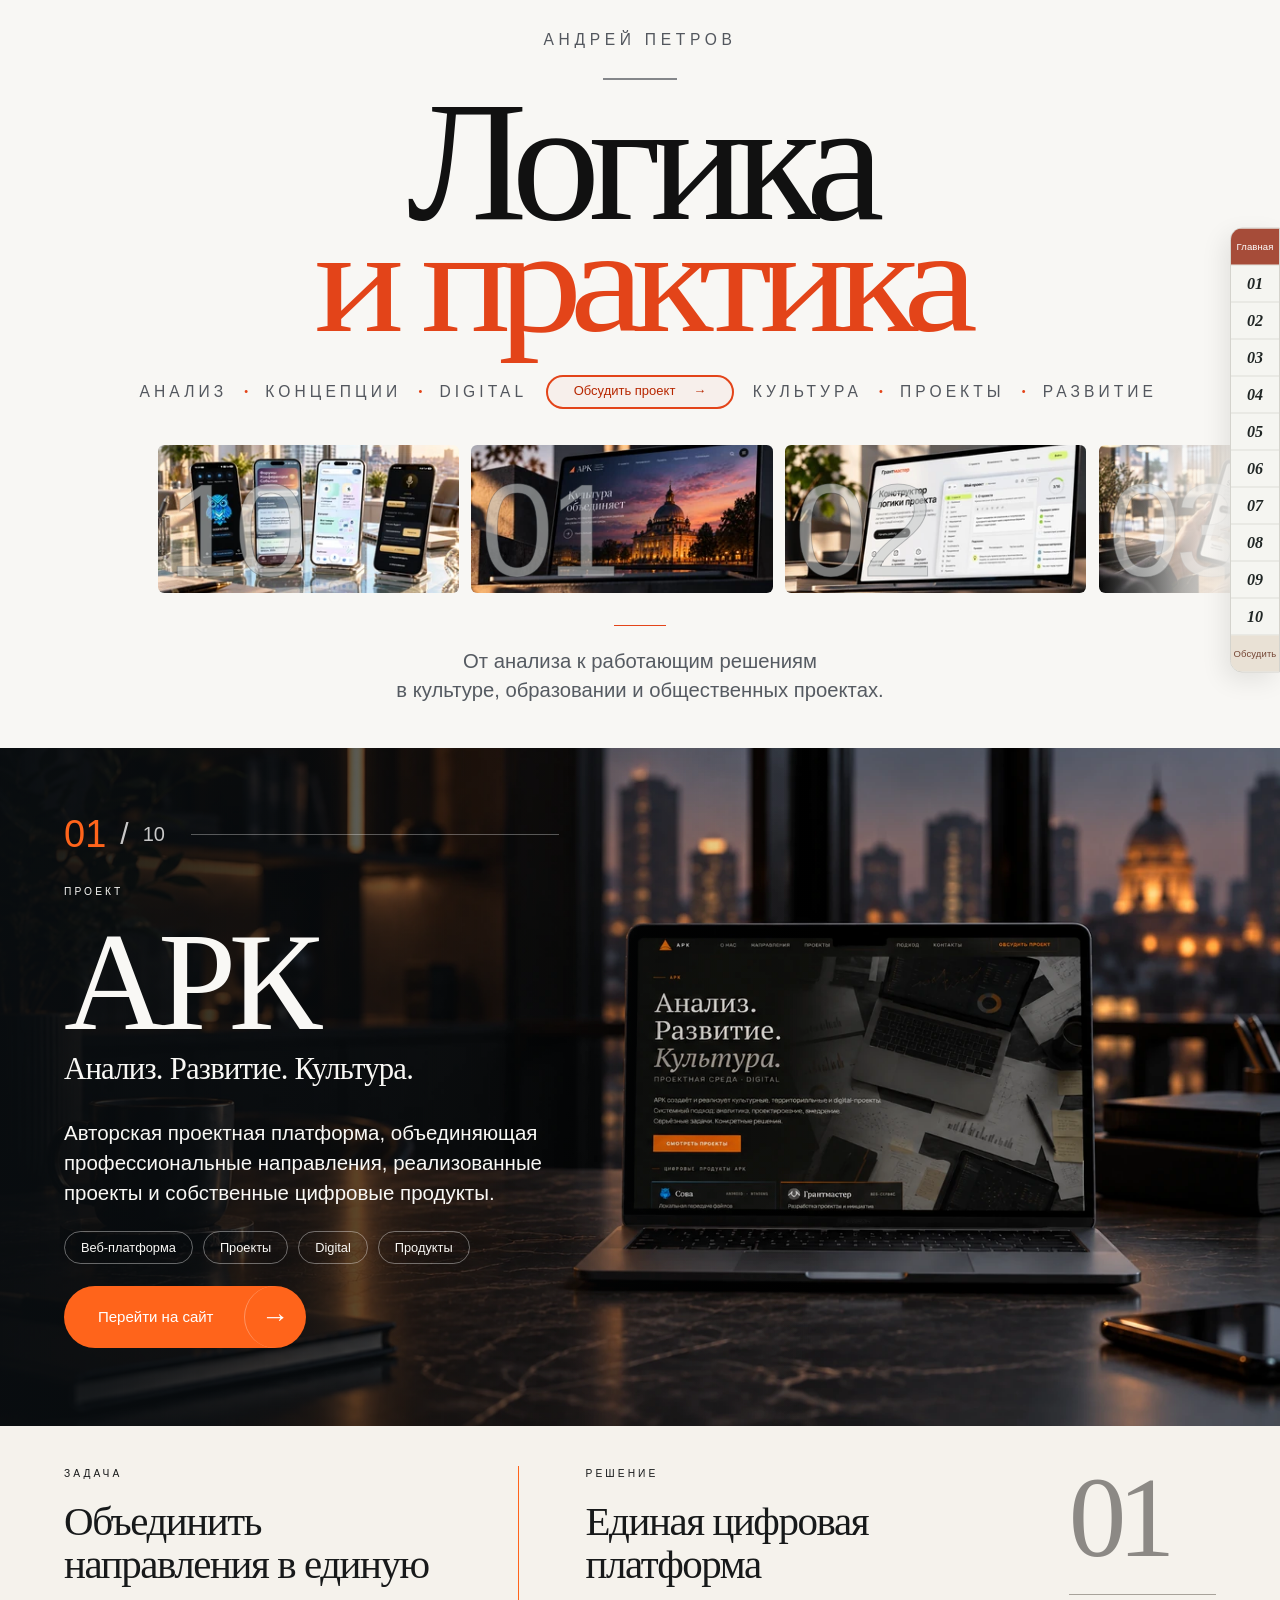
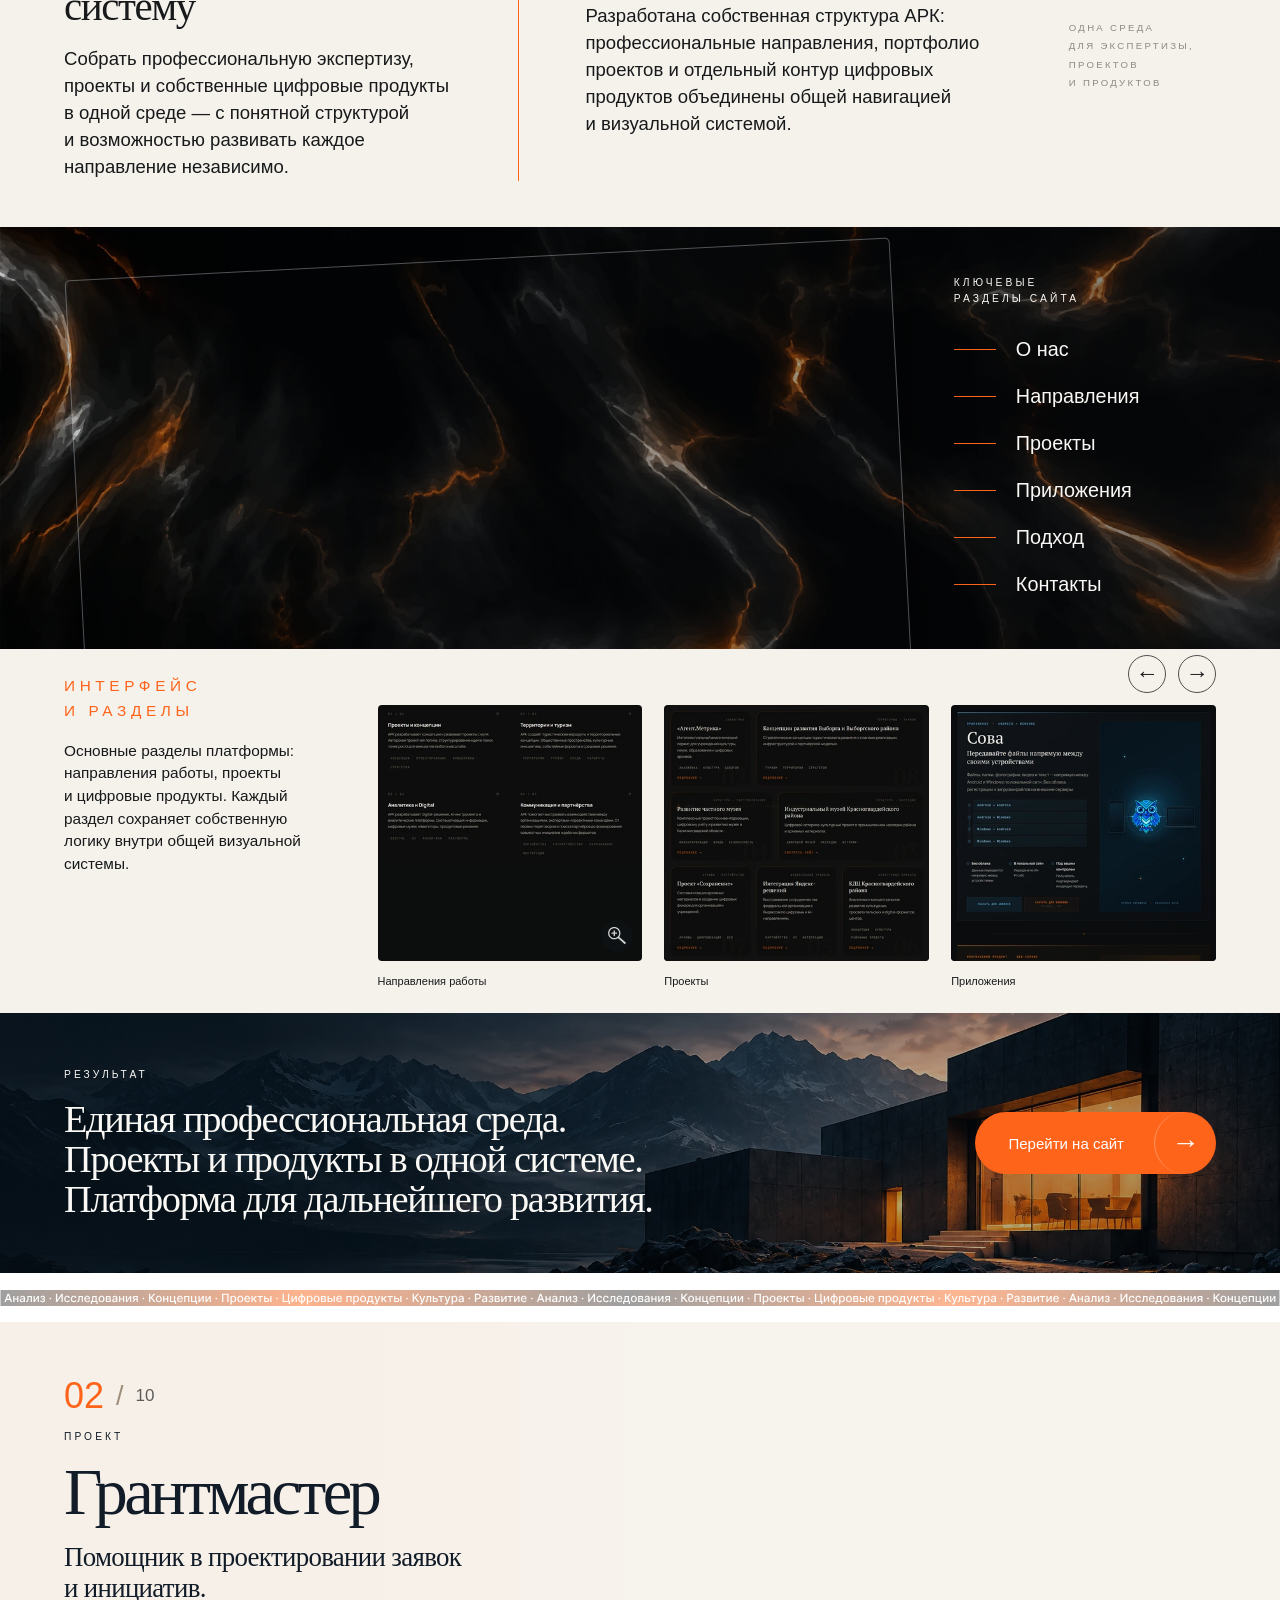
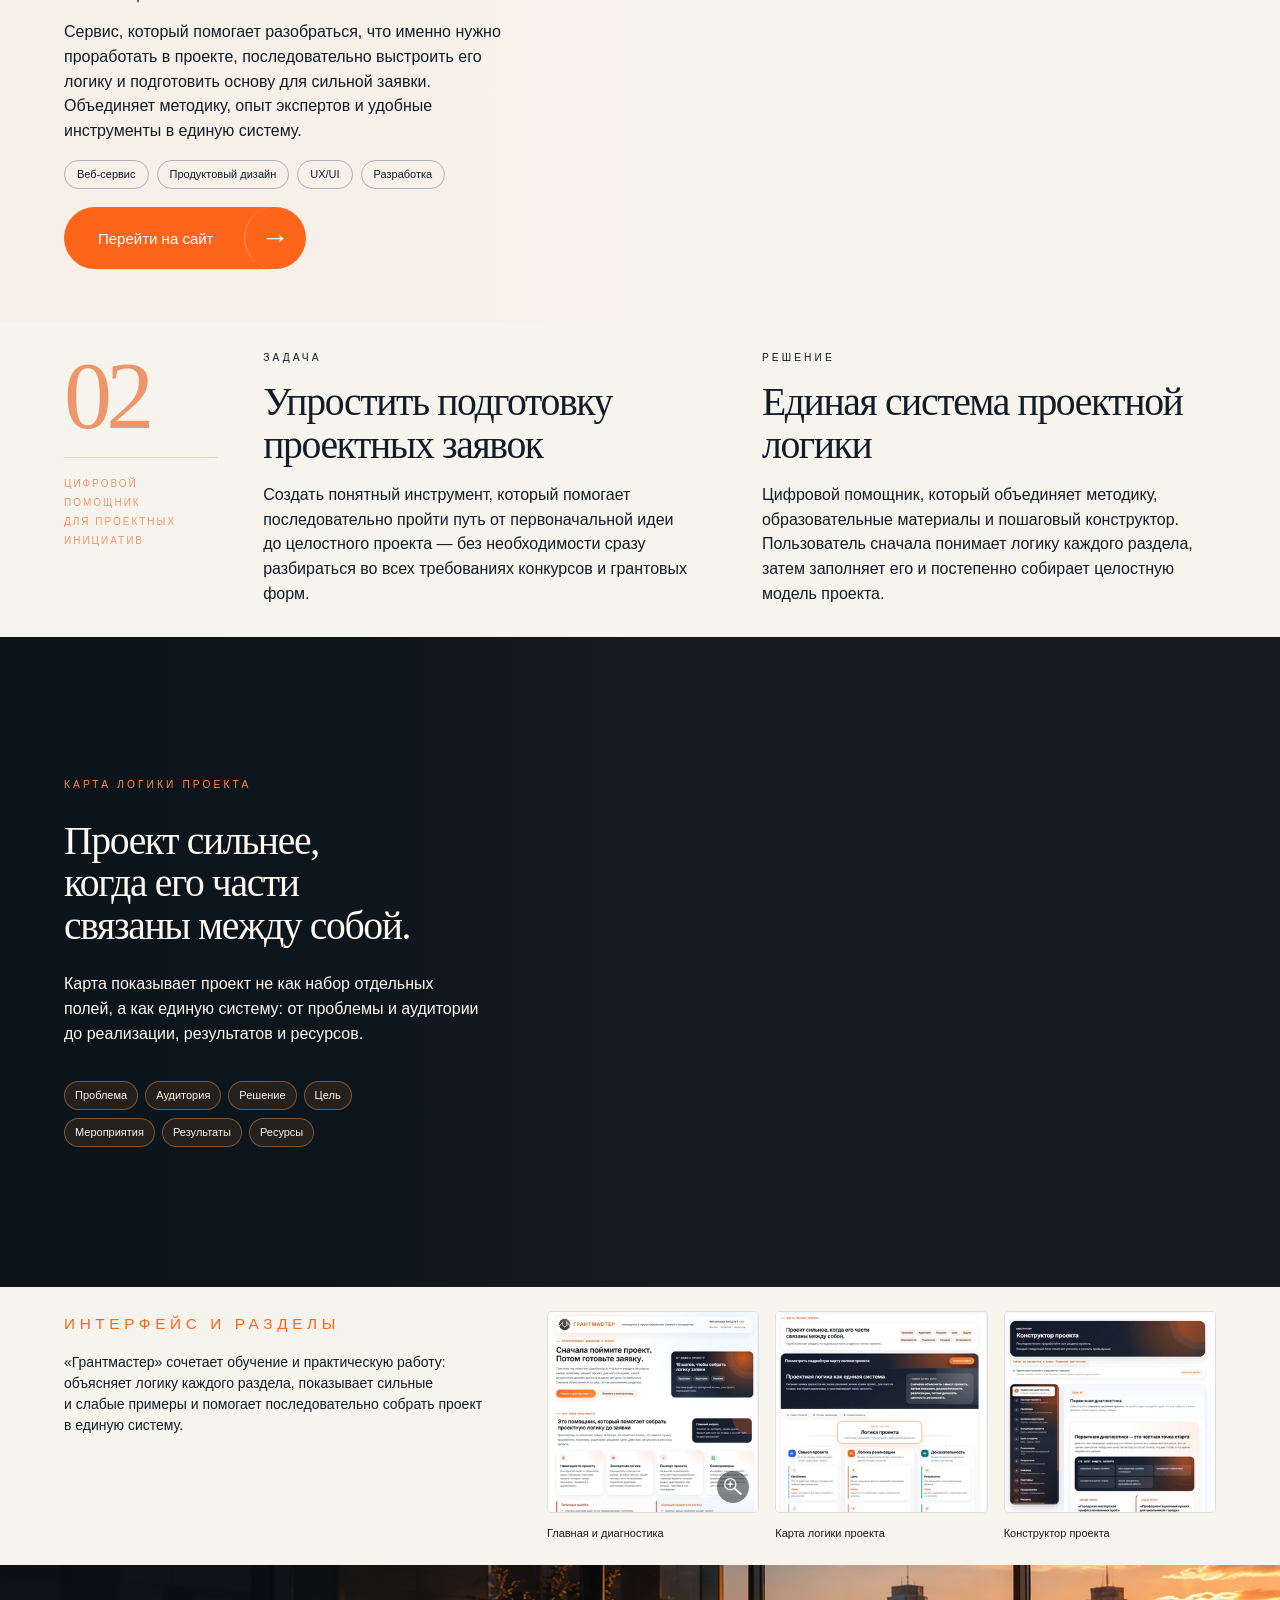
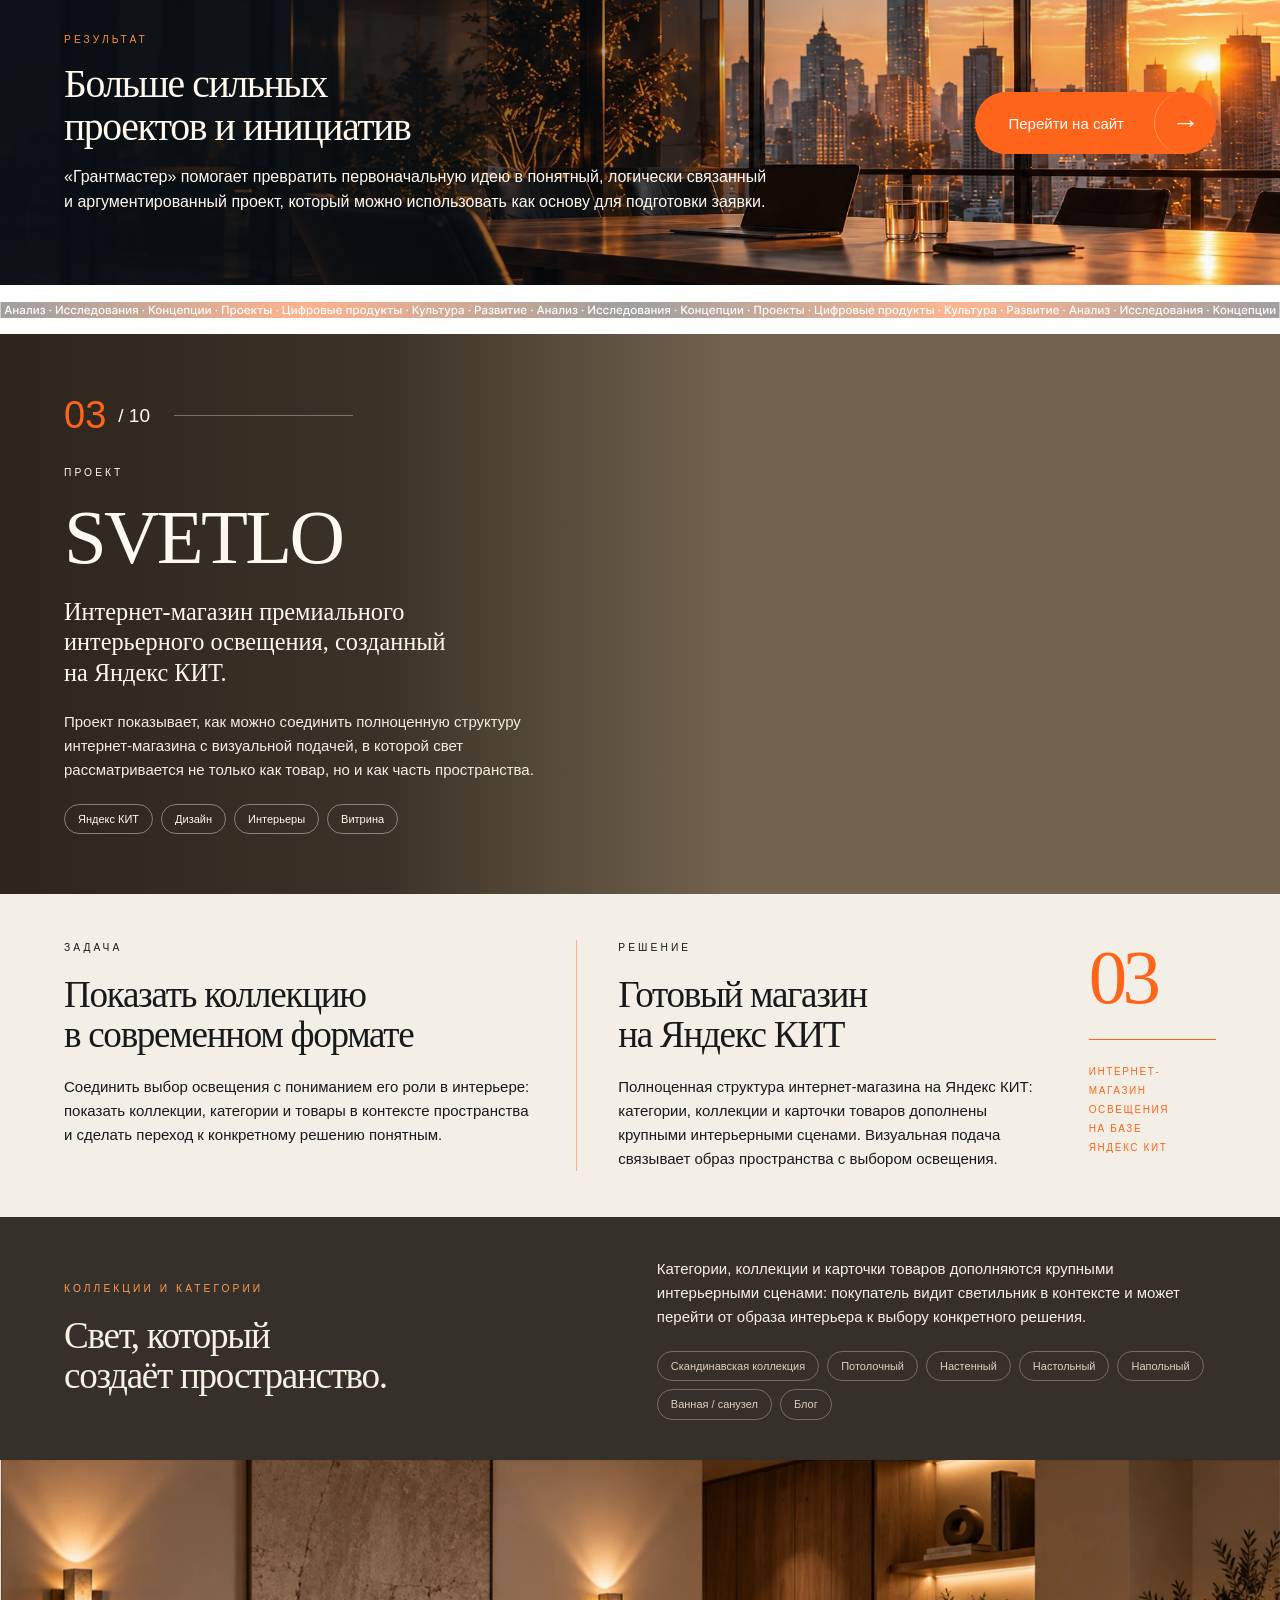
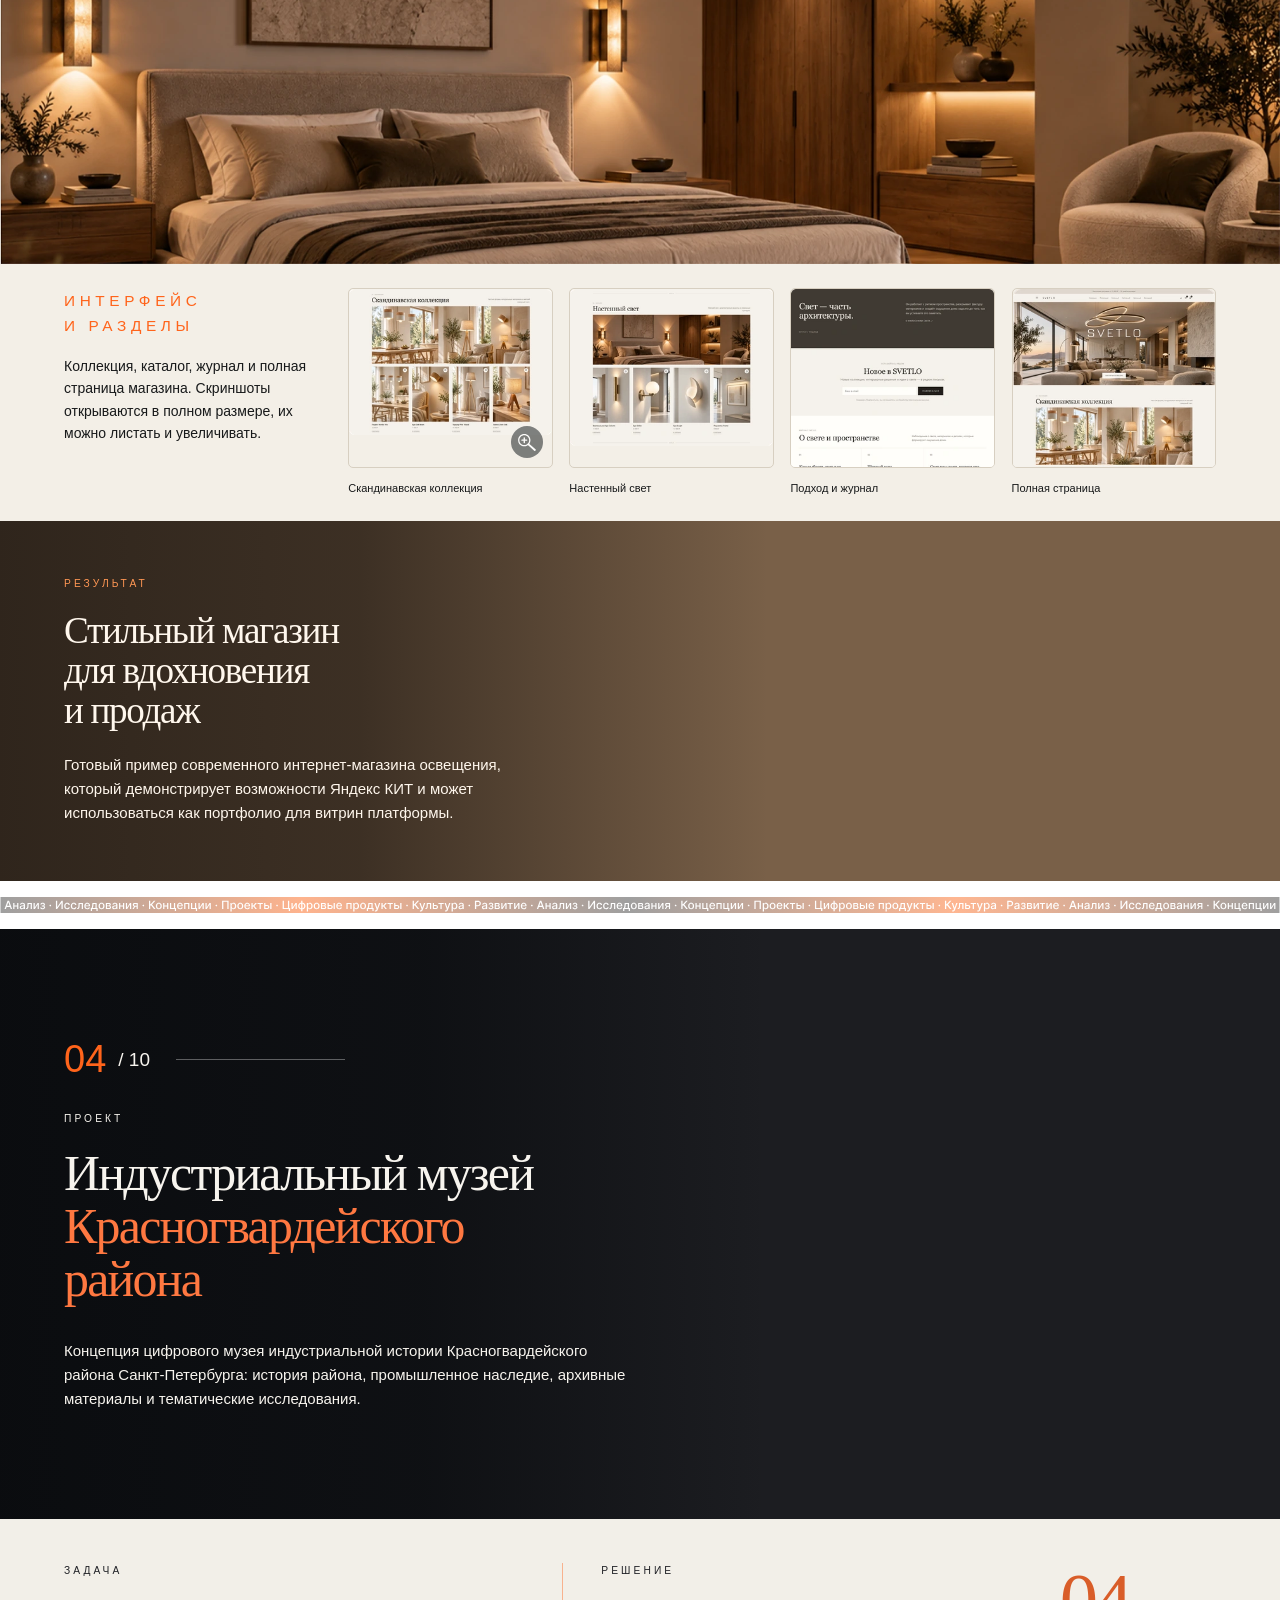
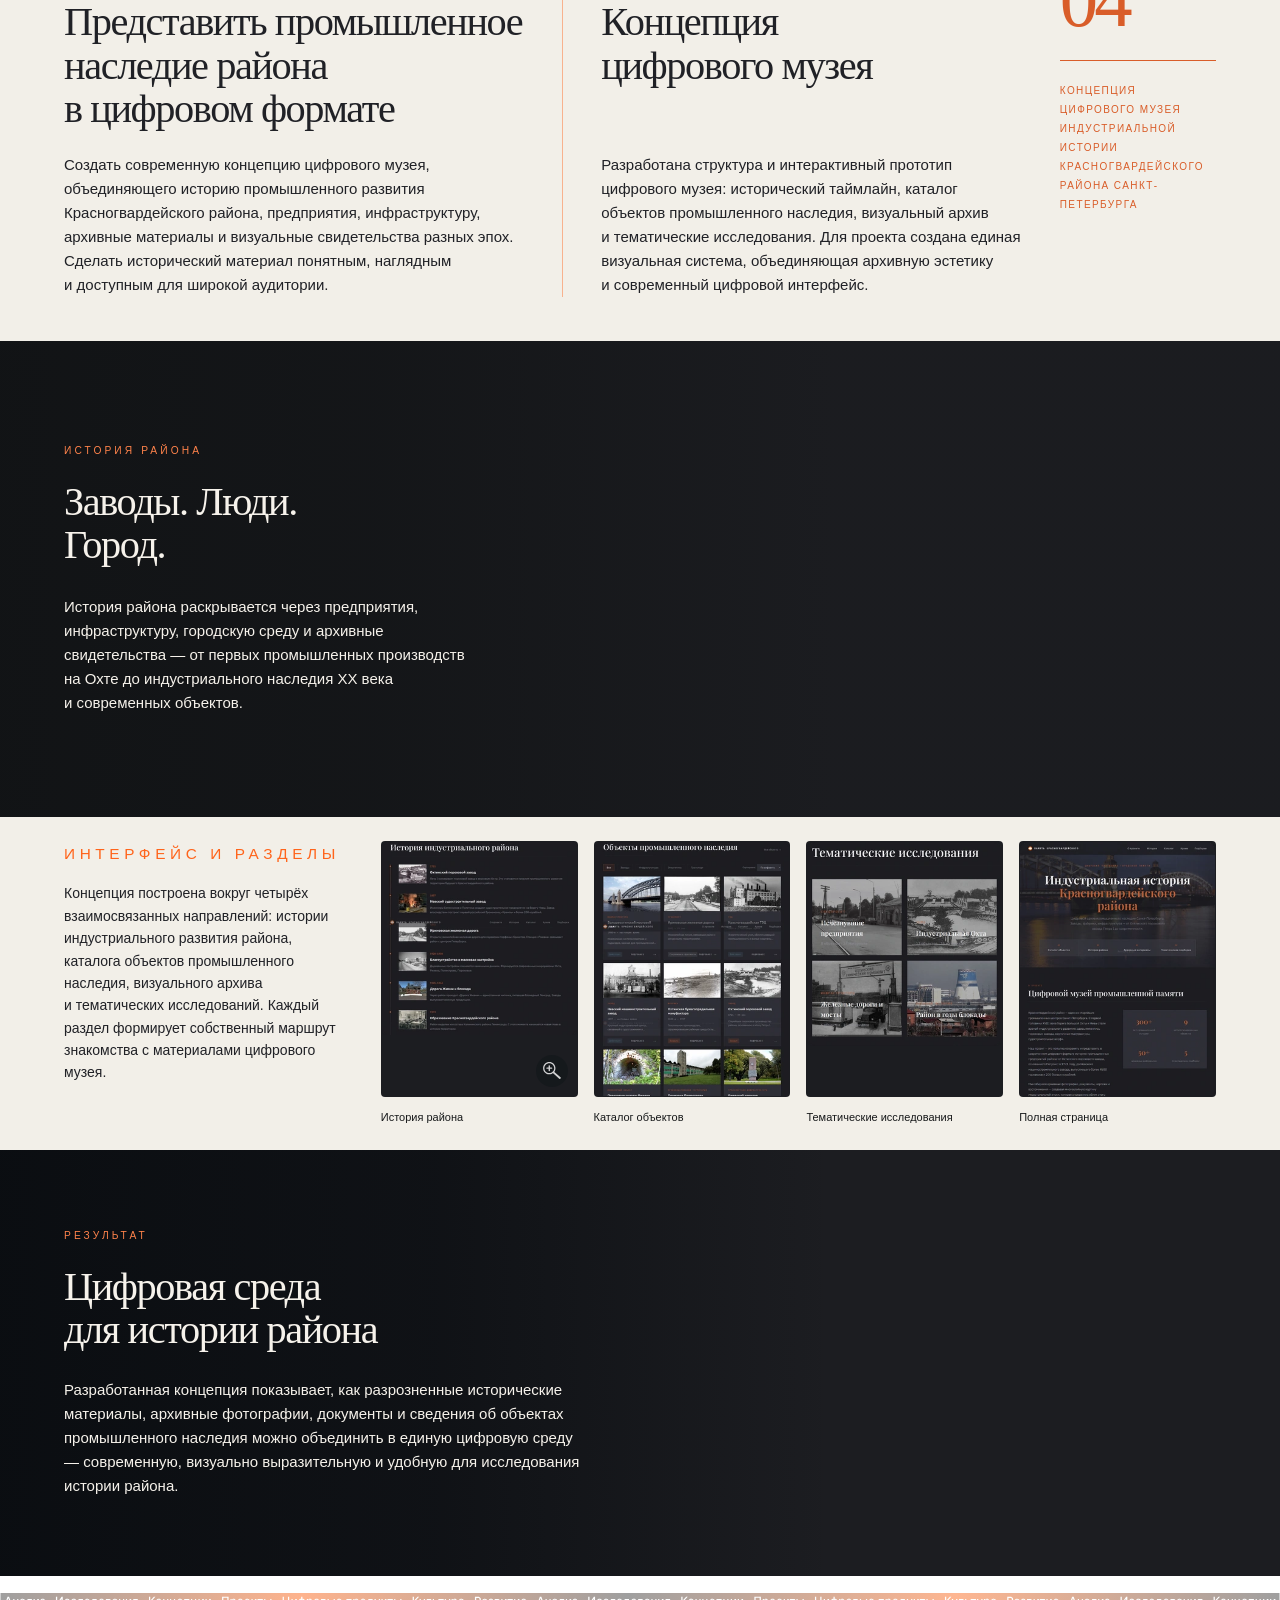
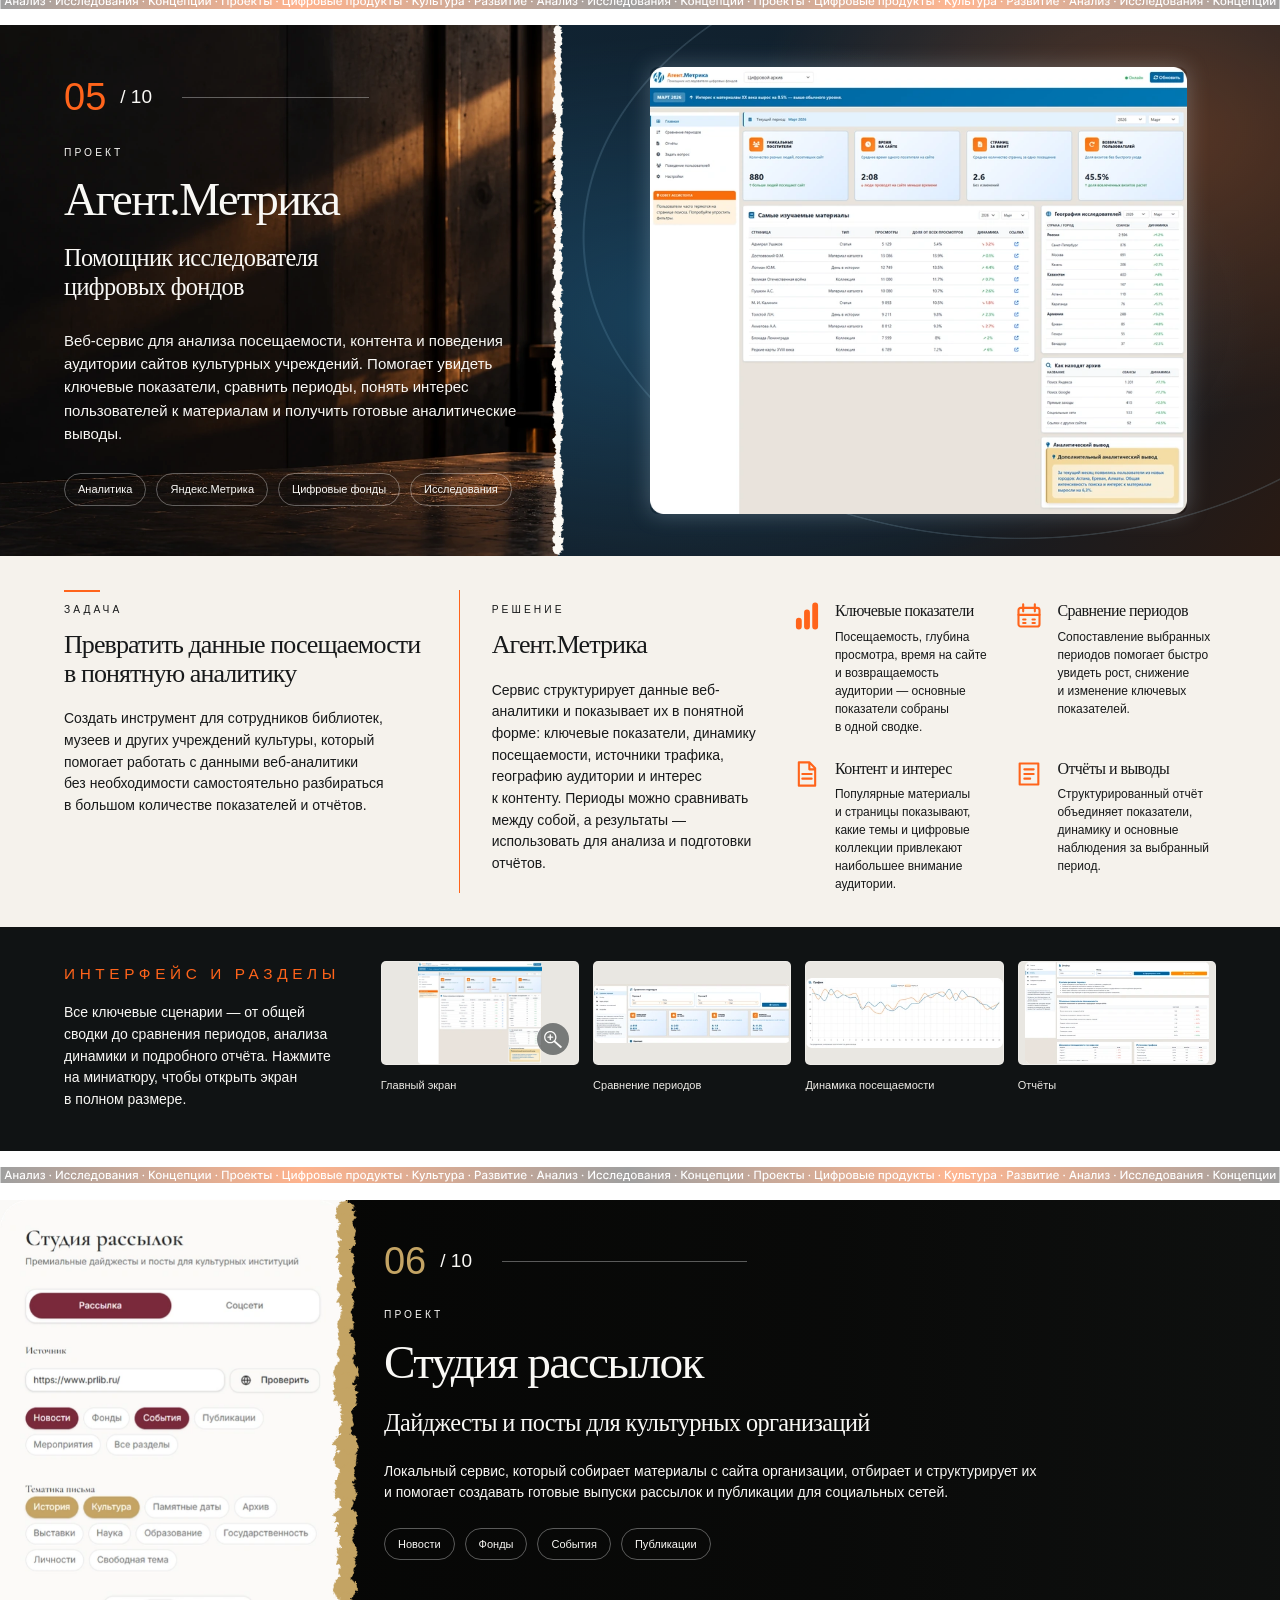
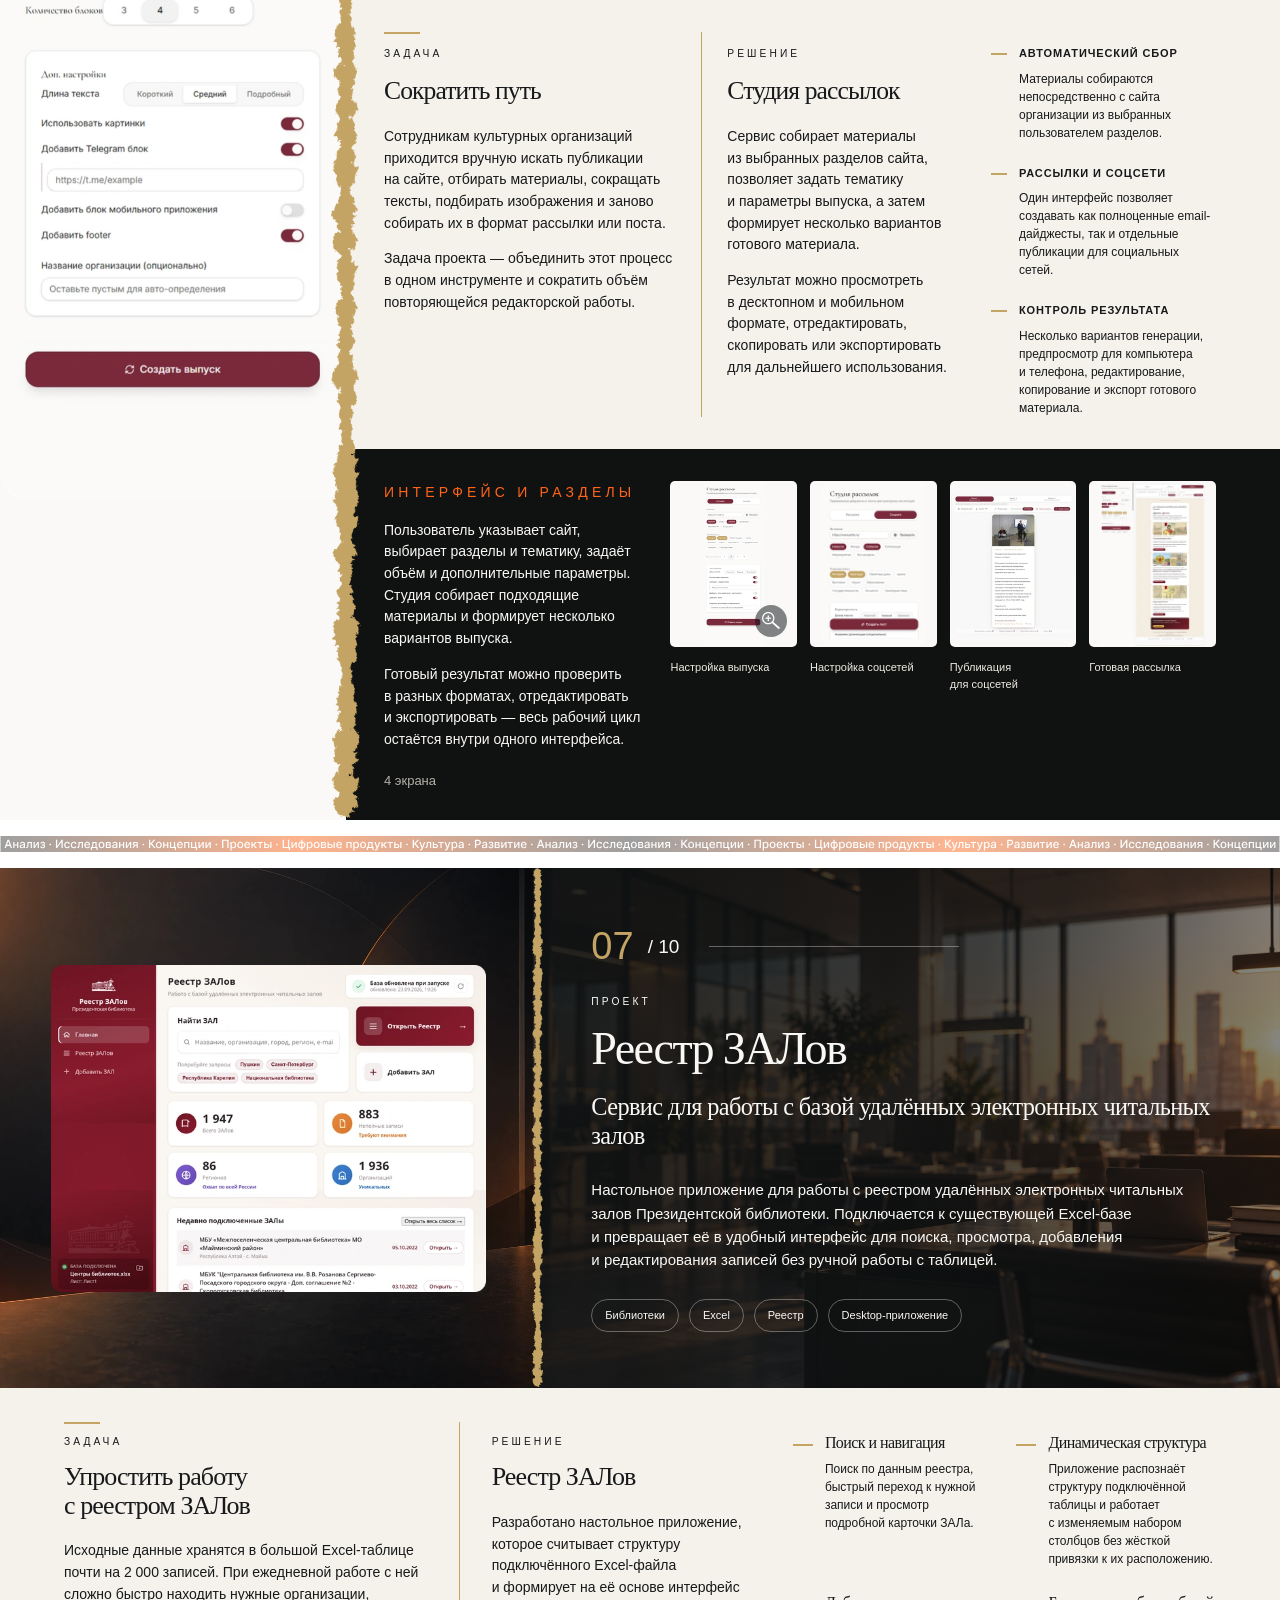
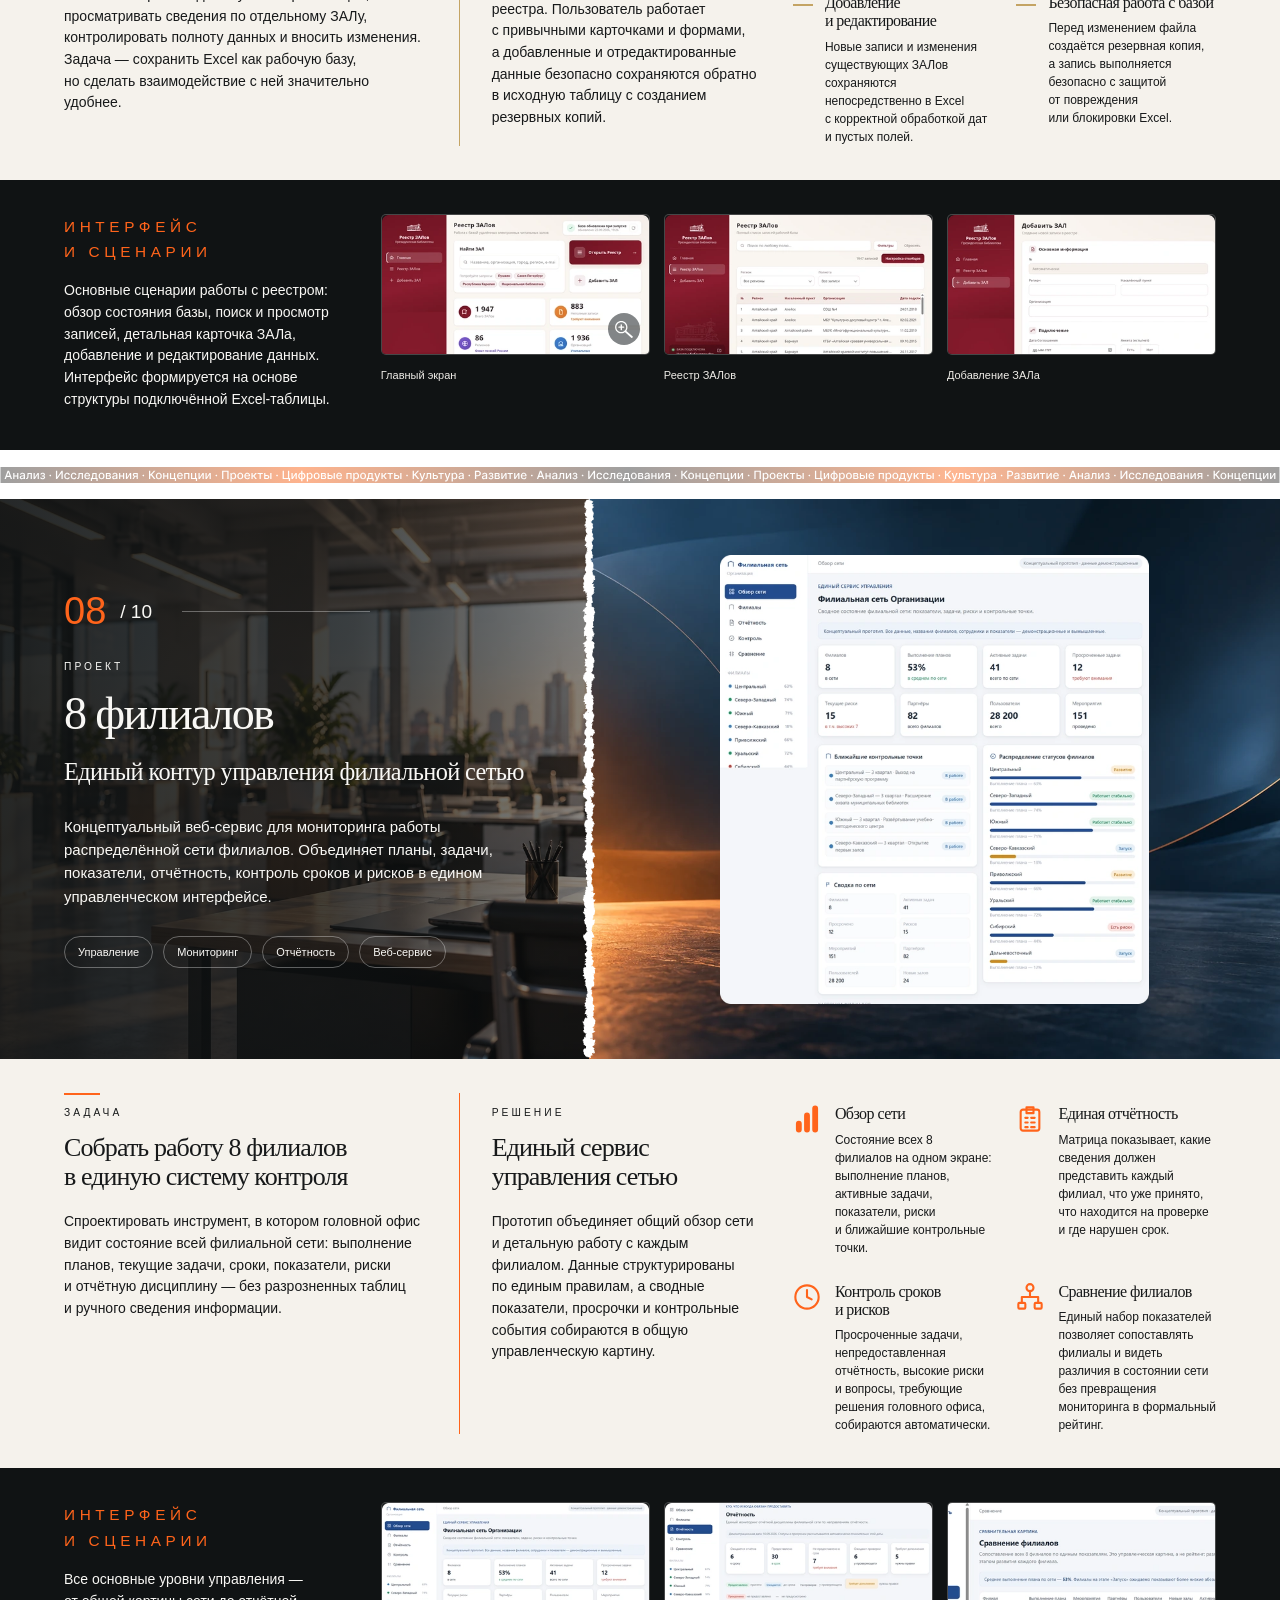
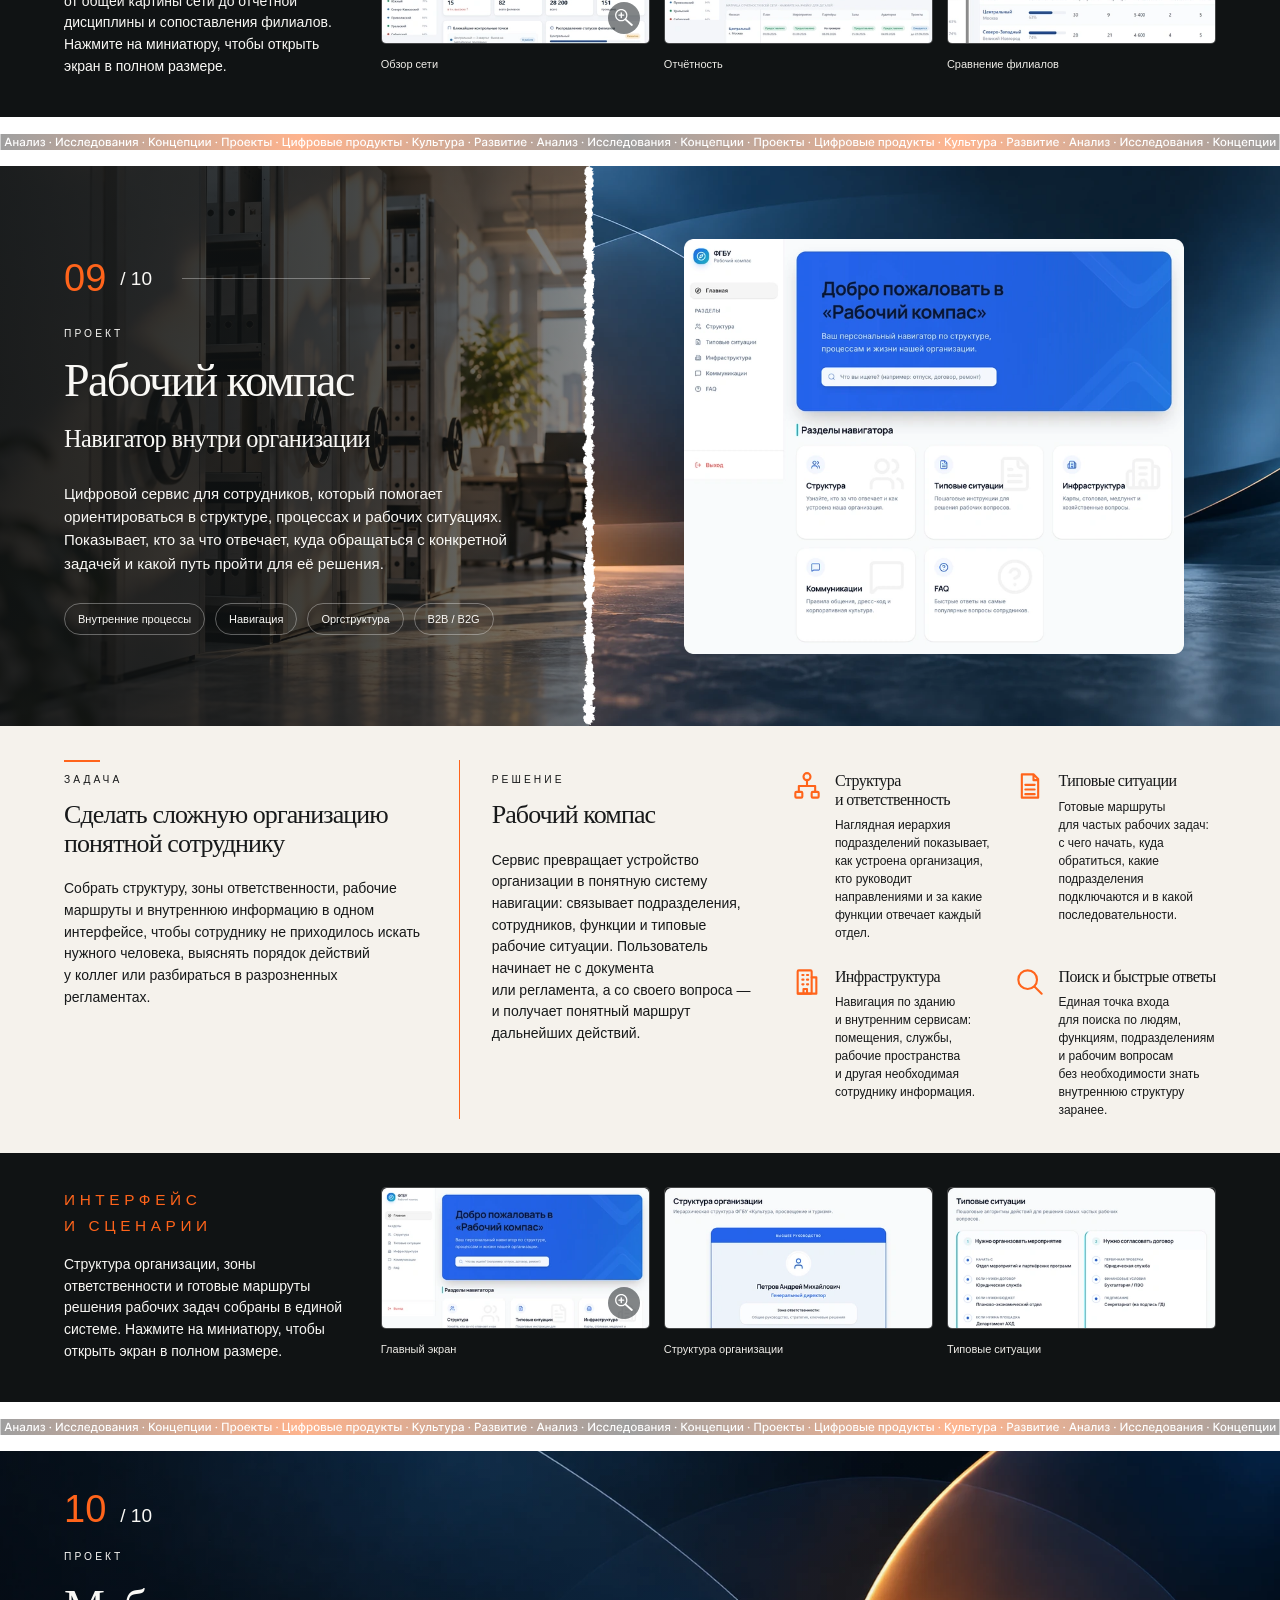
<file: index.html>
<!doctype html>
<html lang="ru">
  <head>
    <meta name="yandex-verification" content="8e307e1de82206c5" />
    <meta charset="UTF-8">
    <meta name="viewport" content="width=device-width, initial-scale=1">
    <meta name="description" content="Андрей Петров — Логика и практика. Анализ, исследования, концепции, проекты и цифровые продукты.">
    <meta name="theme-color" content="#101314">
    <title>Андрей Петров — Логика и практика</title>
    <link rel="canonical" href="https://petrov-lab.ru/">
    <meta property="og:type" content="website">
    <meta property="og:locale" content="ru_RU">
    <meta property="og:site_name" content="Андрей Петров — Логика и практика">
    <meta property="og:title" content="Андрей Петров — Логика и практика">
    <meta property="og:description" content="Профессиональное портфолио Андрея Петрова: анализ, концепции, культура, проекты и цифровые продукты.">
    <meta property="og:url" content="https://petrov-lab.ru/">
    <meta property="og:image" content="https://petrov-lab.ru/assets/social/portfolio-og.png">
    <meta property="og:image:type" content="image/png">
    <meta property="og:image:width" content="1200">
    <meta property="og:image:height" content="630">
    <meta property="og:image:alt" content="Андрей Петров — Логика и практика. Анализ, концепции, Digital, культура, проекты и развитие.">
    <meta name="twitter:card" content="summary_large_image">
    <meta name="twitter:title" content="Андрей Петров — Логика и практика">
    <meta name="twitter:description" content="Профессиональное портфолио Андрея Петрова: анализ, концепции, культура, проекты и цифровые продукты.">
    <meta name="twitter:image" content="https://petrov-lab.ru/assets/social/portfolio-og.png">
    <meta name="twitter:image:alt" content="Андрей Петров — Логика и практика. Анализ, концепции, Digital, культура, проекты и развитие.">
    <link rel="icon" type="image/svg+xml" href="./assets/favicon.svg">
    <link rel="icon" type="image/png" sizes="32x32" href="./assets/favicon-32.png">
    <link rel="stylesheet" href="./src/styles/base.css">
    <script defer src="./src/site.js"></script>

<!-- Yandex.Metrika counter -->
<script type="text/javascript">
    (function(m,e,t,r,i,k,a){
        m[i]=m[i]||function(){(m[i].a=m[i].a||[]).push(arguments)};
        m[i].l=1*new Date();
        for (var j = 0; j < document.scripts.length; j++) {if (document.scripts[j].src === r) { return; }}
        k=e.createElement(t),a=e.getElementsByTagName(t)[0],k.async=1,k.src=r,a.parentNode.insertBefore(k,a)
    })(window, document,'script','https://mc.yandex.ru/metrika/tag.js?id=113672656', 'ym');

    ym(113672656, 'init', {ssr:true, webvisor:true, clickmap:true, ecommerce:"dataLayer", referrer: document.referrer, url: location.href, accurateTrackBounce:true, trackLinks:true});
</script>
<noscript><div><img src="https://mc.yandex.ru/watch/113672656" style="position:absolute; left:-9999px;" alt="" /></div></noscript>
<!-- /Yandex.Metrika counter -->
    
  </head>
  <body>
    <main id="landing"></main>
    <noscript>Для&nbsp;просмотра лендинга и&nbsp;интерактивной галереи включите JavaScript.</noscript>
  </body>
</html>
</file>
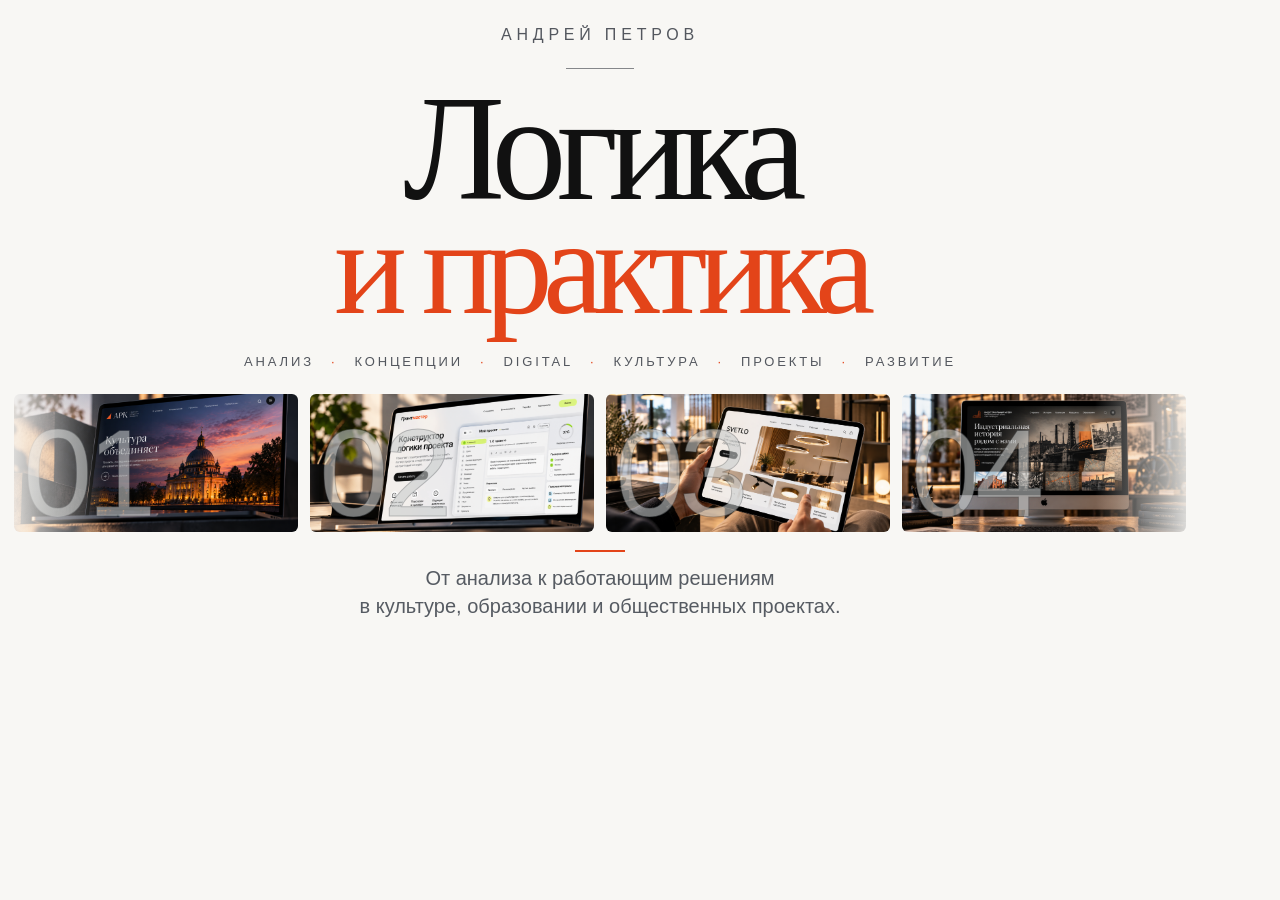
<file: tools/social-preview.html>
<!doctype html>
<html lang="ru">
<meta charset="UTF-8">
<title>Open Graph — Андрей Петров</title>
<style>
* { box-sizing: border-box; }
html, body { margin: 0; width: 1200px; height: 630px; overflow: hidden; }
body { background: #f8f7f4; color: #111; text-align: center; font-family: Arial, sans-serif; }
.name { margin: 26px 0 0; color: #53575e; font-size: 16px; letter-spacing: .3em; }
.rule { width: 68px; height: 1px; margin: 24px auto 18px; background: #85878a; }
h1 { margin: 0; font: 400 150px/.82 'Times New Roman', Georgia, serif; letter-spacing: -.065em; }
h1 span { display: block; }
h1 span + span { color: #e34419; font-size: 136px; margin-top: 2px; }
.directions { margin: 30px 0 25px; color: #53575e; font-size: 13px; letter-spacing: .22em; }
.directions b { margin: 0 17px; color: #e34419; font-weight: 400; }
.projects { position: relative; display: flex; gap: 12px; justify-content: center; }
.projects::before, .projects::after { content: ''; position: absolute; top: 0; bottom: 0; width: 105px; z-index: 1; }
.projects::before { left: 0; background: linear-gradient(90deg,#f8f7f4,transparent); }
.projects::after { right: 0; background: linear-gradient(270deg,#f8f7f4,transparent); }
.card { position: relative; flex: 0 0 284px; height: 138px; overflow: hidden; border-radius: 6px; }
.card img { width: 100%; height: 100%; object-fit: cover; }
.card span { position: absolute; left: 9px; bottom: -3px; color: #c9cccb; opacity: .58; -webkit-text-stroke: 1px #31383d80; font: 400 125px/1 Impact,'Arial Narrow',sans-serif; letter-spacing: -.045em; }
.bottom-rule { width: 50px; height: 2px; background: #e34419; margin: 18px auto 12px; }
.description { margin: 0; color: #565b62; font-size: 20px; line-height: 1.4; }
</style>
<p class="name">АНДРЕЙ ПЕТРОВ</p><div class="rule"></div>
<h1><span>Логика</span><span>и практика</span></h1>
<p class="directions">АНАЛИЗ<b>·</b>КОНЦЕПЦИИ<b>·</b>DIGITAL<b>·</b>КУЛЬТУРА<b>·</b>ПРОЕКТЫ<b>·</b>РАЗВИТИЕ</p>
<div class="projects">
  <div class="card"><img src="../Вайфреймы в работу/Для горизонтального скролла в хиро блоке/1 АРК для горизонтального скролла.png" alt=""><span>01</span></div>
  <div class="card"><img src="../Вайфреймы в работу/Для горизонтального скролла в хиро блоке/2 Грантмастер_для горизонтального скролла.png" alt=""><span>02</span></div>
  <div class="card"><img src="../Вайфреймы в работу/Для горизонтального скролла в хиро блоке/3 СВЕТЛО_для горизонтального скролла.png" alt=""><span>03</span></div>
  <div class="card"><img src="../Вайфреймы в работу/Для горизонтального скролла в хиро блоке/4 Индустриальная история_для горизонтального скролла.png" alt=""><span>04</span></div>
</div>
<div class="bottom-rule"></div>
<p class="description">От анализа к работающим решениям<br>в культуре, образовании и общественных проектах.</p>
</html>
</file>
<file: src/styles/base.css>
@import url('./shared.css');
@import url('../hero/hero.css');
@import url('../projects/ark/ark.css');
@import url('../projects/grantmaster/grantmaster.css');
@import url('../projects/svetlo/svetlo.css');
@import url('../projects/industrial/industrial.css');
@import url('../projects/metrika/metrika.css');
@import url('../projects/newsletter/newsletter.css');
@import url('../projects/registry/registry.css');
@import url('../projects/branches/branches.css');
@import url('../projects/compass/compass.css');
@import url('../projects/mobile/mobile.css');
@import url('../discuss/discuss.css');
@import url('./interface-section.css');
@import url('./project-separator.css');
@import url('./lightbox.css');

:root {
  --paper: #f5f2ec;
  --ink: #17191a;
  --orange: #ff641b;
  --rail-width: 60px;
  --section-gutter: clamp(44px, 5vw, 96px);
  --serif: Georgia, 'Times New Roman', serif;
  --sans: 'Segoe UI', Arial, sans-serif;
  color: var(--ink);
  font-family: var(--sans);
  font-weight: 350;
  font-synthesis: none;
  background: var(--paper);
}
* { box-sizing: border-box; }
/* Native reload/history restoration stays instant; navigation opts into smooth scrolling. */
html { scroll-behavior: auto; }
body { margin: 0; }
main { width: 100%; }
h1, h2, h3, p, figure { margin: 0; }
button, a { -webkit-tap-highlight-color: transparent; }
button { font: inherit; cursor: pointer; }
a { color: inherit; }
img { display: block; max-width: 100%; }
button:disabled { cursor: default; }
:focus-visible { outline: 2px solid var(--orange); outline-offset: 5px; }
.eyebrow { font: 500 clamp(10px, .8vw, 13px)/1.65 var(--sans); letter-spacing: .3em; }
.dark-section { color: #f9f8f5; background-color: #101314; }
.paper-section { background: var(--paper); }
@media (prefers-reduced-motion: reduce) { html { scroll-behavior: auto; } }
@media (max-width: 900px) {
  :root { --rail-width: 52px; --section-gutter: 28px; }
}
</file>
